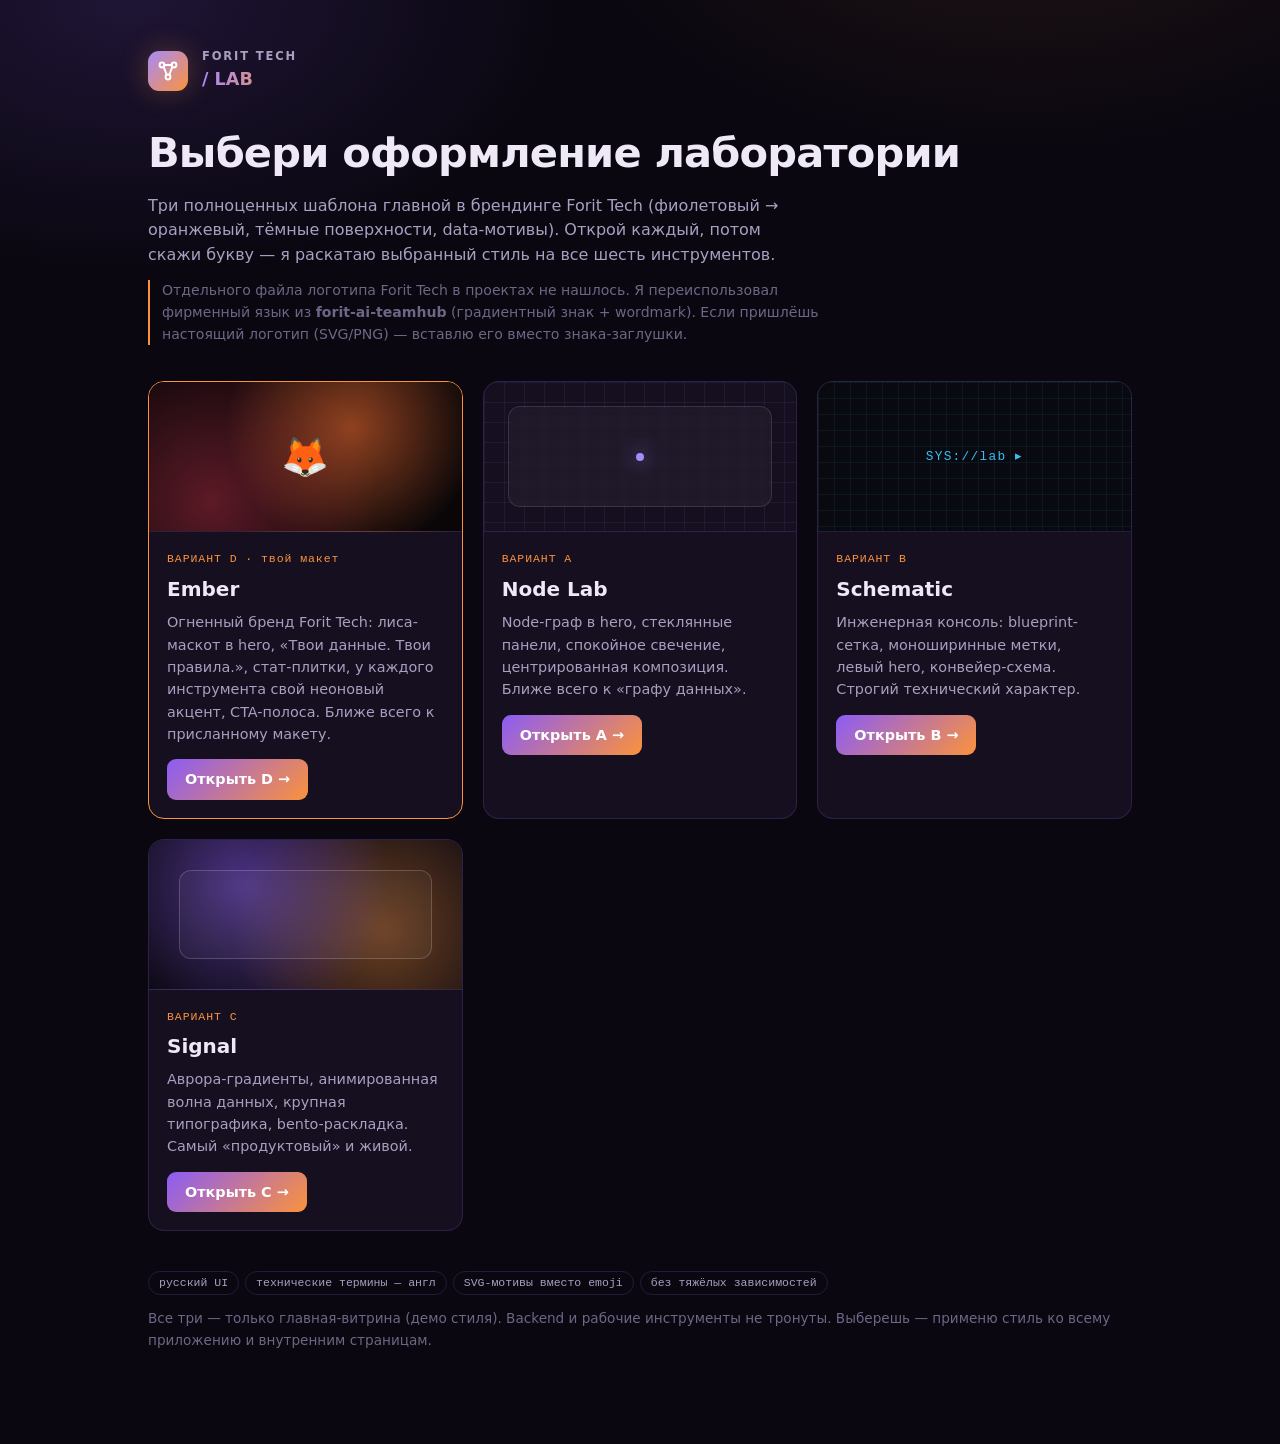
<file: app/static/variants/index.html>
<!doctype html>
<html lang="ru">
<head>
<meta charset="utf-8">
<meta name="viewport" content="width=device-width, initial-scale=1">
<title>Forit Lab — выбор стиля</title>
<style>
:root{--bg:#0a0710;--panel:#150f20;--border:rgba(139,124,246,.18);--text:#eee8f7;--dim:#a99fc0;--faint:#6f6685;
  --violet:#8b5cf6;--violet-lt:#a78bfa;--orange:#fb923c;--sans:system-ui,-apple-system,"Segoe UI",Roboto,sans-serif;--mono:ui-monospace,Consolas,monospace}
*{box-sizing:border-box}
body{margin:0;font-family:var(--sans);background:var(--bg);color:var(--text);line-height:1.55;
  background-image:radial-gradient(800px 500px at 80% -10%,rgba(251,146,60,.1),transparent 60%),radial-gradient(800px 500px at 10% 0,rgba(139,92,246,.16),transparent 55%)}
a{color:var(--violet-lt);text-decoration:none}
.wrap{max-width:1080px;margin:0 auto;padding:48px clamp(16px,5vw,48px) 80px}
.head{display:flex;align-items:center;gap:14px;margin-bottom:8px}
.mark{width:40px;height:40px;border-radius:11px;background:linear-gradient(135deg,var(--violet-lt),var(--orange));box-shadow:0 0 28px rgba(251,146,60,.28);display:grid;place-items:center}
.mark svg{width:24px;height:24px}
.wm .t{font-weight:800;letter-spacing:.16em;font-size:.72rem;color:var(--dim)}
.wm .l{font-weight:800;font-size:1.1rem;background:linear-gradient(90deg,var(--violet-lt),var(--orange));-webkit-background-clip:text;background-clip:text;color:transparent}
h1{font-size:clamp(1.8rem,4vw,2.6rem);margin:28px 0 8px;letter-spacing:-.02em}
.sub{color:var(--dim);max-width:640px;margin:0 0 12px}
.note{color:var(--faint);font-size:.88rem;max-width:680px;margin:0 0 36px;border-left:2px solid var(--orange);padding-left:12px}
.cards{display:grid;grid-template-columns:repeat(auto-fit,minmax(300px,1fr));gap:20px}
.vc{border:1px solid var(--border);border-radius:16px;overflow:hidden;background:var(--panel);transition:.2s;display:flex;flex-direction:column}
.vc:hover{transform:translateY(-4px);border-color:var(--orange);box-shadow:0 16px 40px rgba(139,92,246,.2)}
.vc .thumb{height:150px;position:relative;overflow:hidden;border-bottom:1px solid var(--border)}
.vc .b{padding:18px}
.vc .tag{font-family:var(--mono);font-size:.72rem;color:var(--orange);letter-spacing:.08em}
.vc h3{margin:6px 0 6px;font-size:1.25rem}
.vc p{margin:0 0 14px;color:var(--dim);font-size:.9rem}
.vc .open{display:inline-block;background:linear-gradient(135deg,var(--violet),var(--orange));color:#fff;padding:9px 18px;border-radius:9px;font-weight:600;font-size:.9rem}
/* thumbnails */
.tA{background:linear-gradient(135deg,#0f0b18,#0a0710);background-image:linear-gradient(rgba(139,124,246,.09) 1px,transparent 1px),linear-gradient(90deg,rgba(139,124,246,.09) 1px,transparent 1px);background-size:20px 20px}
.tB{background:#080a0f;background-image:linear-gradient(rgba(56,189,248,.08) 1px,transparent 1px),linear-gradient(90deg,rgba(56,189,248,.08) 1px,transparent 1px);background-size:16px 16px}
.tC{background:radial-gradient(circle at 30% 30%,rgba(139,92,246,.5),transparent 60%),radial-gradient(circle at 75% 60%,rgba(251,146,60,.4),transparent 60%),#0b0810}
.thumb .demo{position:absolute;inset:0;display:grid;place-items:center}
.dot{width:8px;height:8px;border-radius:50%;display:inline-block}
.glass{position:absolute;inset:24px;border-radius:12px;border:1px solid rgba(255,255,255,.12);background:rgba(255,255,255,.04);backdrop-filter:blur(4px)}
.foot{margin-top:40px;color:var(--faint);font-size:.85rem}
.chip{display:inline-block;border:1px solid var(--border);border-radius:999px;padding:2px 10px;font-family:var(--mono);font-size:.72rem;color:var(--dim);margin-right:6px}
</style>
</head>
<body>
<div class="wrap">
  <div class="head">
    <div class="mark"><svg viewBox="0 0 24 24" fill="none" stroke="#fff" stroke-width="2" stroke-linecap="round" stroke-linejoin="round"><circle cx="6" cy="6" r="2.4"/><circle cx="18" cy="6" r="2.4"/><circle cx="12" cy="18" r="2.4"/><path d="M7.6 7.6 10.8 16 M16.4 7.6 13.2 16 M8 6h8"/></svg></div>
    <div class="wm"><div class="t">FORIT TECH</div><div class="l">/ LAB</div></div>
  </div>
  <h1>Выбери оформление лаборатории</h1>
  <p class="sub">Три полноценных шаблона главной в брендинге Forit Tech (фиолетовый → оранжевый, тёмные поверхности, data-мотивы). Открой каждый, потом скажи букву — я раскатаю выбранный стиль на все шесть инструментов.</p>
  <p class="note">Отдельного файла логотипа Forit Tech в проектах не нашлось. Я переиспользовал фирменный язык из <b>forit-ai-teamhub</b> (градиентный знак + wordmark). Если пришлёшь настоящий логотип (SVG/PNG) — вставлю его вместо знака-заглушки.</p>

  <div class="cards">
    <div class="vc" style="border-color:var(--orange)">
      <div class="thumb" style="background:radial-gradient(circle at 65% 30%,rgba(251,113,50,.55),transparent 55%),radial-gradient(circle at 20% 80%,rgba(244,63,94,.35),transparent 60%),#0a0608"><div class="demo" style="font-size:2.4rem">🦊</div></div>
      <div class="b"><div class="tag" style="color:var(--orange)">ВАРИАНТ D · твой макет</div><h3>Ember</h3><p>Огненный бренд Forit Tech: лиса-маскот в hero, «Твои данные. Твои правила.», стат-плитки, у каждого инструмента свой неоновый акцент, CTA-полоса. Ближе всего к присланному макету.</p><a class="open" href="/variants/d.html">Открыть D →</a></div>
    </div>
    <div class="vc">
      <div class="thumb tA"><div class="glass"></div><div class="demo"><span class="dot" style="background:var(--violet-lt);box-shadow:0 0 20px var(--violet-lt)"></span></div></div>
      <div class="b"><div class="tag">ВАРИАНТ A</div><h3>Node Lab</h3><p>Node-граф в hero, стеклянные панели, спокойное свечение, центрированная композиция. Ближе всего к «графу данных».</p><a class="open" href="/variants/a.html">Открыть A →</a></div>
    </div>
    <div class="vc">
      <div class="thumb tB"><div class="demo" style="font-family:var(--mono);color:#38bdf8;font-size:.8rem;letter-spacing:.1em">SYS://lab ▸</div></div>
      <div class="b"><div class="tag">ВАРИАНТ B</div><h3>Schematic</h3><p>Инженерная консоль: blueprint-сетка, моноширинные метки, левый hero, конвейер-схема. Строгий технический характер.</p><a class="open" href="/variants/b.html">Открыть B →</a></div>
    </div>
    <div class="vc">
      <div class="thumb tC"><div class="glass" style="inset:30px;border-color:rgba(255,255,255,.18)"></div></div>
      <div class="b"><div class="tag">ВАРИАНТ C</div><h3>Signal</h3><p>Аврора-градиенты, анимированная волна данных, крупная типографика, bento-раскладка. Самый «продуктовый» и живой.</p><a class="open" href="/variants/c.html">Открыть C →</a></div>
    </div>
  </div>

  <div class="foot">
    <span class="chip">русский UI</span><span class="chip">технические термины — англ</span><span class="chip">SVG-мотивы вместо emoji</span><span class="chip">без тяжёлых зависимостей</span>
    <p>Все три — только главная-витрина (демо стиля). Backend и рабочие инструменты не тронуты. Выберешь — применю стиль ко всему приложению и внутренним страницам.</p>
  </div>
</div>
</body>
</html>
</file>
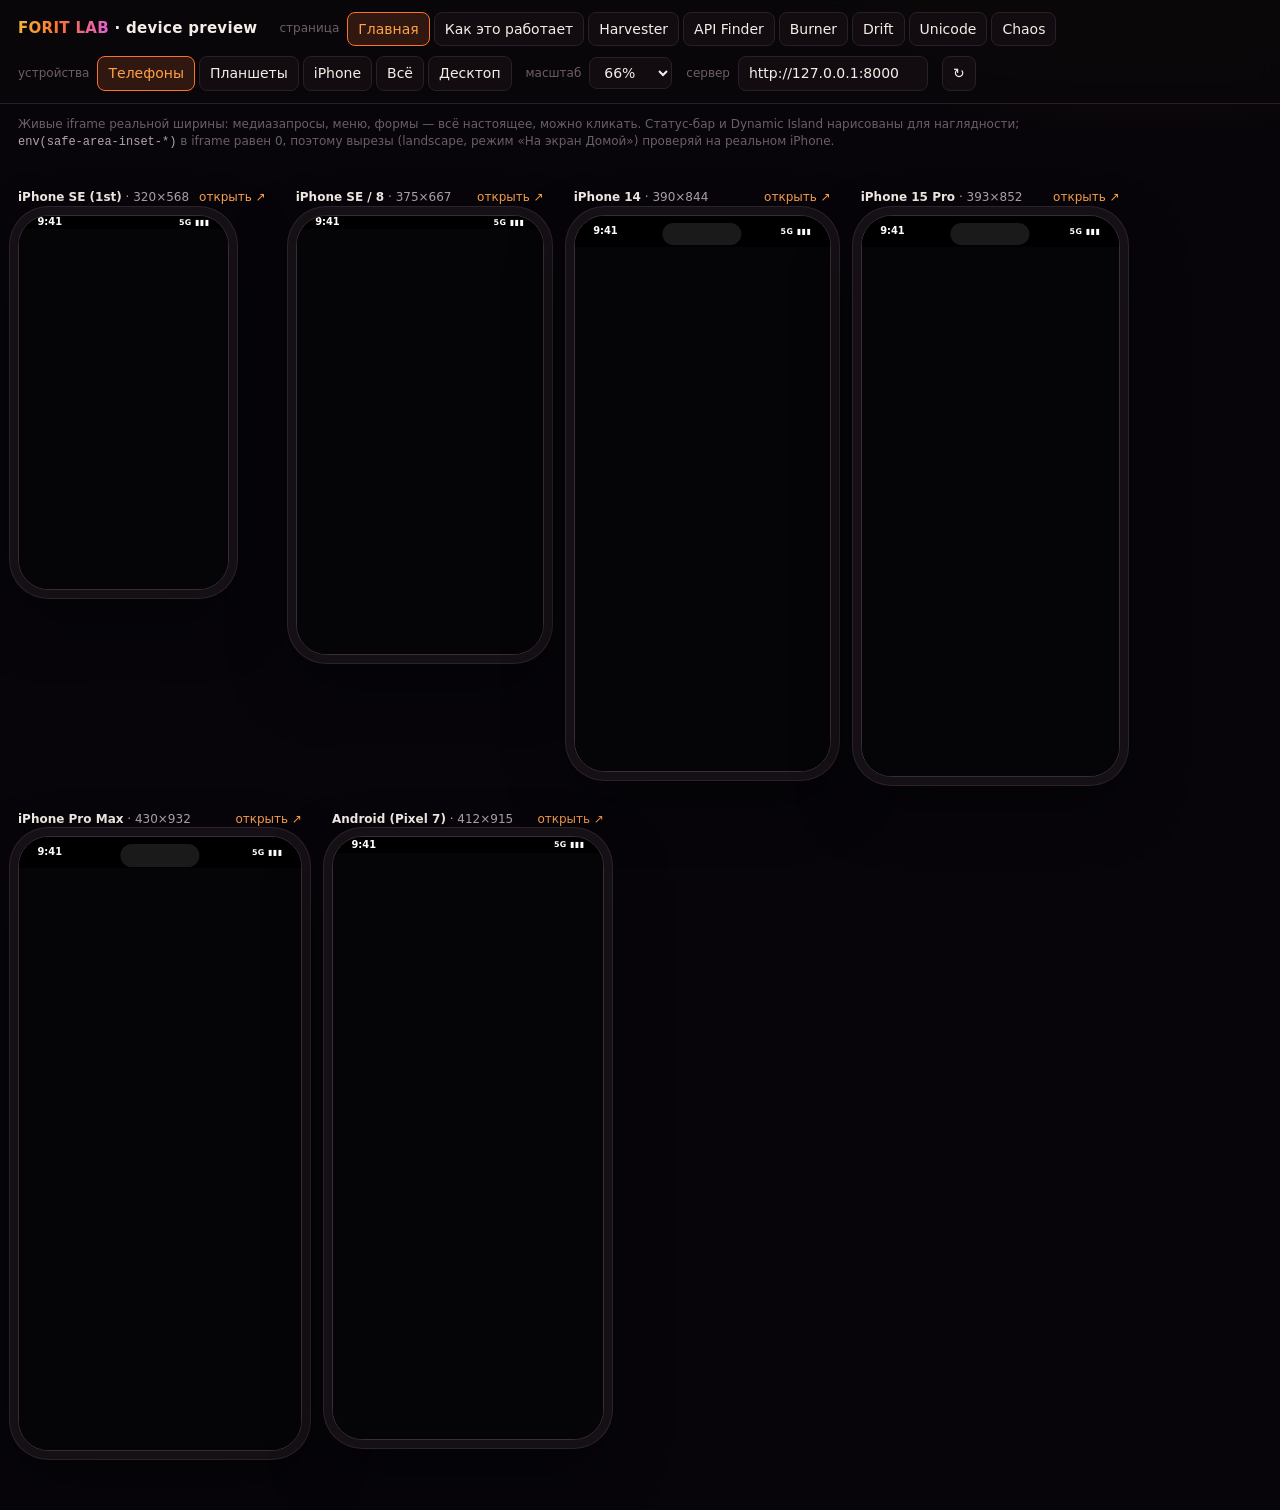
<file: tools/device-preview.html>
<!doctype html>
<html lang="ru">
<head>
<meta charset="utf-8">
<meta name="viewport" content="width=device-width, initial-scale=1">
<title>Forit Lab — Device Preview</title>
<!--
  Локальный предпросмотр Forit Lab на телефонах и планшетах: живые iframe с реальными ширинами,
  медиазапросы срабатывают по-настоящему, всё кликается.
  Запуск: поднять сервер (uvicorn app.main:app --port 8000) и открыть этот файл в браузере.
  Адрес сервера можно сменить полем «сервер» или параметром ?base=http://host:port
  Файл лежит в tools/ и на хостинг не попадает.
-->
<style>
  :root{--bg:#07050a;--panel:#120c11;--border:#2a1f28;--text:#f4ede7;--dim:#b3a4aa;--faint:#6d5e66;--ember:#fb7132;--ember-lt:#ffa14a}
  *{box-sizing:border-box}
  body{margin:0;background:var(--bg);color:var(--text);font:14px/1.45 system-ui,-apple-system,"Segoe UI",Roboto,sans-serif;
    background-image:radial-gradient(900px 500px at 90% -10%,rgba(251,113,50,.12),transparent 60%)}
  header{position:sticky;top:0;z-index:5;display:flex;flex-wrap:wrap;gap:10px 14px;align-items:center;padding:12px 18px;
    background:rgba(10,7,10,.88);backdrop-filter:blur(12px);border-bottom:1px solid var(--border)}
  h1{margin:0 8px 0 0;font-size:15px;font-weight:800;letter-spacing:.02em}
  h1 b{background:linear-gradient(95deg,#f5b53c,#fb7132 45%,#e05fd6);-webkit-background-clip:text;background-clip:text;color:transparent}
  .grp{display:flex;gap:4px;flex-wrap:wrap;align-items:center}
  .grp span{color:var(--faint);font-size:12px;margin-right:4px}
  button,select,input{font:inherit;color:var(--text);background:var(--panel);border:1px solid var(--border);border-radius:8px;padding:6px 10px;cursor:pointer}
  input{cursor:text;width:190px}
  button.on{border-color:var(--ember);background:rgba(251,113,50,.16);color:var(--ember-lt)}
  button:hover{border-color:#3d2a35}
  main{display:flex;flex-wrap:wrap;gap:34px 30px;align-items:flex-start;padding:26px 18px 60px}
  .dev{display:flex;flex-direction:column;gap:8px}
  .cap{display:flex;justify-content:space-between;gap:10px;font-size:12px;color:var(--dim)}
  .cap b{color:var(--text)} .cap a{color:var(--ember-lt);text-decoration:none}
  .shell{position:relative;overflow:hidden;background:#000;border:1px solid #3a2c35;
    box-shadow:0 0 0 8px #151015,0 0 0 9px #2d2229,0 24px 60px rgba(0,0,0,.6)}
  .dev.phone .shell{border-radius:calc(46px * var(--s))}
  .dev.tablet .shell{border-radius:calc(26px * var(--s))}
  .dev.desk .shell{border-radius:10px}
  .shell iframe{border:0;display:block;transform-origin:0 0;background:#050406}
  /* статус-бар телефона: в Safari (portrait) страница начинается под ним, как и здесь */
  .sb{position:relative;display:flex;align-items:center;justify-content:space-between;background:#000;color:#fff;
    font-weight:600;font-size:calc(15px * var(--s));padding:0 calc(28px * var(--s))}
  .sb i{font-style:normal;letter-spacing:.06em;font-size:calc(12px * var(--s))}
  .dev.island .sb::after{content:"";position:absolute;top:calc(11px * var(--s));left:50%;transform:translateX(-50%);
    width:calc(120px * var(--s));height:calc(34px * var(--s));border-radius:99px;background:#1a1a1a}
  .note{color:var(--faint);font-size:12px;padding:0 18px;max-width:1100px}
  .note code{color:var(--dim)}
</style>
</head>
<body>
<header>
  <h1><b>FORIT LAB</b> · device preview</h1>
  <div class="grp" id="pages"><span>страница</span></div>
  <div class="grp" id="sets"><span>устройства</span></div>
  <div class="grp"><span>масштаб</span>
    <select id="scale"><option value="0.5">50%</option><option value="0.66" selected>66%</option><option value="0.8">80%</option><option value="1">100%</option></select>
  </div>
  <div class="grp"><span>сервер</span><input id="base" spellcheck="false"></div>
  <div class="grp"><button id="reload" title="Перезагрузить все фреймы">↻</button></div>
</header>
<p class="note">Живые iframe реальной ширины: медиазапросы, меню, формы — всё настоящее, можно кликать. Статус-бар и Dynamic Island нарисованы для наглядности; <code>env(safe-area-inset-*)</code> в iframe равен 0, поэтому вырезы (landscape, режим «На экран Домой») проверяй на реальном iPhone.</p>
<main id="grid"></main>
<script>
const DEVICES = [
  { id: "se1", name: "iPhone SE (1st)", w: 320, h: 568, kind: "phone" },
  { id: "se", name: "iPhone SE / 8", w: 375, h: 667, kind: "phone" },
  { id: "i14", name: "iPhone 14", w: 390, h: 844, kind: "phone", island: true },
  { id: "i15", name: "iPhone 15 Pro", w: 393, h: 852, kind: "phone", island: true },
  { id: "max", name: "iPhone Pro Max", w: 430, h: 932, kind: "phone", island: true },
  { id: "pixel", name: "Android (Pixel 7)", w: 412, h: 915, kind: "phone" },
  { id: "land", name: "iPhone 15 Pro — боком", w: 852, h: 393, kind: "phone", sb: 0 },
  { id: "mini", name: "iPad mini", w: 768, h: 1024, kind: "tablet" },
  { id: "air", name: "iPad Air", w: 820, h: 1180, kind: "tablet" },
  { id: "pro", name: "iPad Pro 12.9″", w: 1024, h: 1366, kind: "tablet" },
  { id: "airL", name: "iPad Air — landscape", w: 1180, h: 820, kind: "tablet" },
  { id: "laptop", name: "Laptop", w: 1366, h: 768, kind: "desk" },
  { id: "fhd", name: "Desktop FHD", w: 1920, h: 1080, kind: "desk" },
];
const SETS = {
  "Телефоны": ["se1", "se", "i14", "i15", "max", "pixel"],
  "Планшеты": ["mini", "air", "pro", "airL"],
  "iPhone": ["se", "i15", "max", "land"],
  "Всё": DEVICES.map((d) => d.id),
  "Десктоп": ["laptop", "fhd"],
};
const PAGES = [["home", "Главная"], ["about", "Как это работает"], ["harvester", "Harvester"], ["finder", "API Finder"],
  ["burner", "Burner"], ["drift", "Drift"], ["unicode", "Unicode"], ["chaos", "Chaos"]];

const qs = new URLSearchParams(location.search);
const state = {
  base: qs.get("base") || localGet("fp-base") || "http://127.0.0.1:8000",
  page: qs.get("page") || "home",
  set: qs.get("set") || "Телефоны",
  scale: parseFloat(qs.get("scale") || "0.66"),
};
function localGet(k) { try { return localStorage.getItem(k); } catch { return null; } }
function localSet(k, v) { try { localStorage.setItem(k, v); } catch {} }

const $ = (s) => document.querySelector(s);
function buttons(box, items, current, onPick) {
  box.querySelectorAll("button").forEach((b) => b.remove());
  items.forEach(([val, label]) => {
    const b = document.createElement("button");
    b.textContent = label;
    b.className = val === current ? "on" : "";
    b.onclick = () => onPick(val);
    box.append(b);
  });
}
// высота статус-бара в CSS-пикселях: 47 у iPhone с островом, 20 у старых, 24 у Android
function sbh(d) { return d.kind !== "phone" ? 0 : d.sb ?? (d.island ? 47 : d.id === "pixel" ? 24 : 20); }
function statusBar(d, s) {
  const h = sbh(d);
  return h ? `<div class="sb" style="height:${h * s}px"><span>9:41</span><i>5G ▮▮▮</i></div>` : "";
}
function syncUrl() {
  const p = new URLSearchParams({ page: state.page, set: state.set, scale: state.scale });
  history.replaceState(null, "", "?" + p.toString());
}
function render() {
  buttons($("#pages"), PAGES, state.page, (v) => { state.page = v; render(); });
  buttons($("#sets"), Object.keys(SETS).map((k) => [k, k]), state.set, (v) => { state.set = v; render(); });
  $("#scale").value = String(state.scale);
  $("#base").value = state.base;
  const grid = $("#grid");
  grid.replaceChildren();
  const s = state.scale;
  SETS[state.set].map((id) => DEVICES.find((d) => d.id === id)).forEach((d) => {
    const url = `${state.base.replace(/\/$/, "")}/#${state.page}`;
    const dev = document.createElement("div");
    dev.className = `dev ${d.kind}${d.island ? " island" : ""}`;
    dev.style.setProperty("--s", s);
    dev.innerHTML =
      `<div class="cap"><span><b>${d.name}</b> · ${d.w}×${d.h}</span><a href="${url}" target="_blank" rel="noopener">открыть ↗</a></div>` +
      `<div class="shell" style="width:${Math.round(d.w * s)}px;height:${Math.round(d.h * s)}px">` + statusBar(d, s) +
      `<iframe title="${d.name}" src="${url}" width="${d.w}" height="${d.h - sbh(d)}" style="transform:scale(${s})" loading="lazy"></iframe></div>`;
    grid.append(dev);
  });
  syncUrl();
}
$("#scale").onchange = (e) => { state.scale = parseFloat(e.target.value); render(); };
$("#base").onchange = (e) => { state.base = e.target.value.trim() || "http://127.0.0.1:8000"; localSet("fp-base", state.base); render(); };
$("#reload").onclick = render;
render();
</script>
</body>
</html>
</file>
